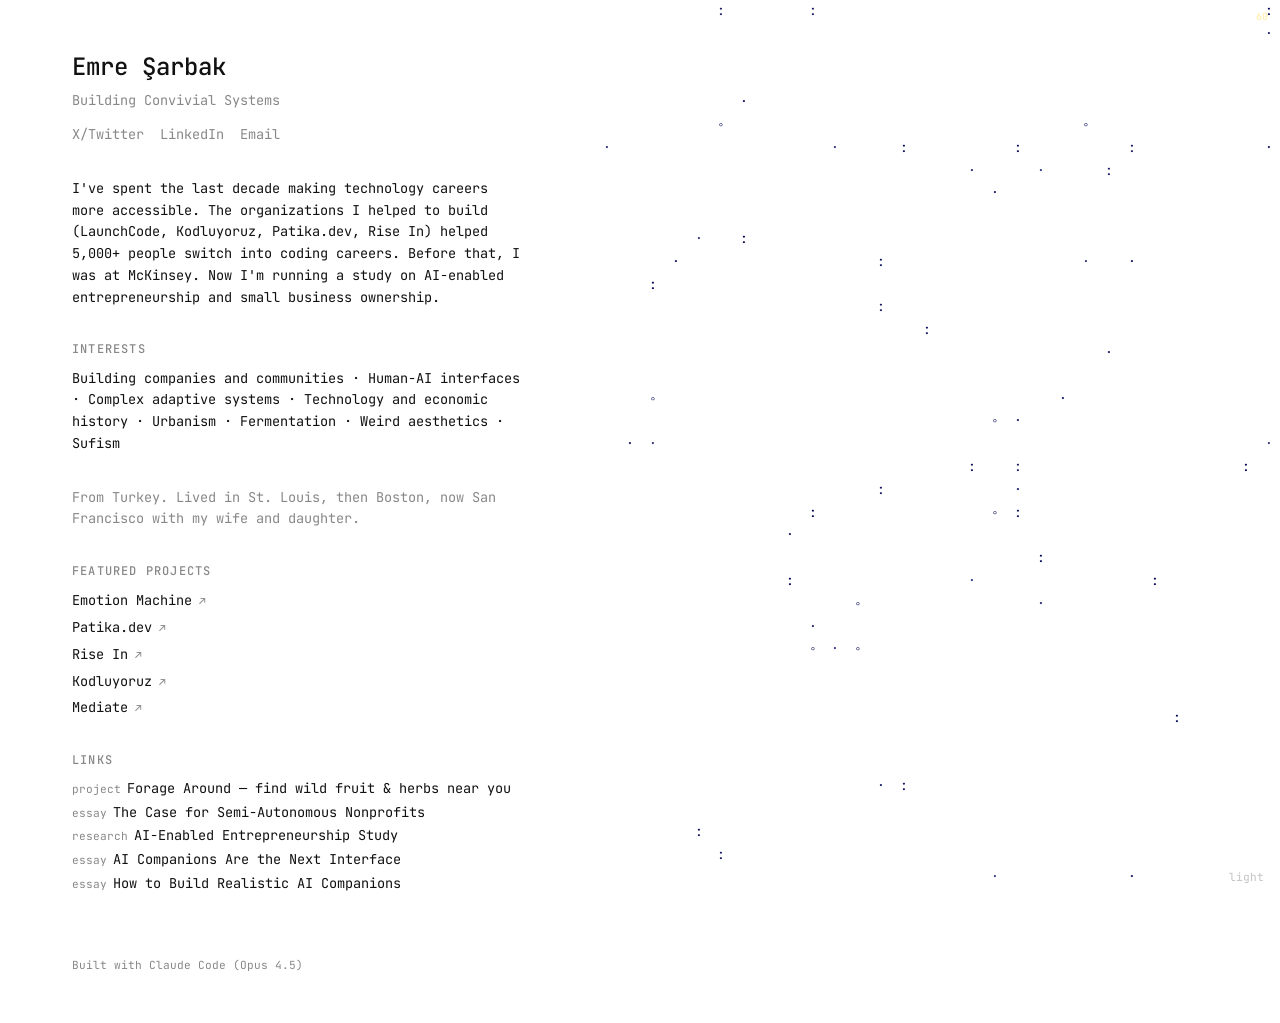
<file: index.html>
<!DOCTYPE html>
<html lang="en">
<head>
  <!-- Google tag (gtag.js) -->
  <script async src="https://www.googletagmanager.com/gtag/js?id=G-W893BE5C9T"></script>
  <script>
    window.dataLayer = window.dataLayer || [];
    function gtag(){dataLayer.push(arguments);}
    gtag('js', new Date());
    gtag('config', 'G-W893BE5C9T');
  </script>
  <script src="analytics.js"></script>
  <meta charset="UTF-8">
  <meta name="viewport" content="width=device-width, initial-scale=1.0">
  <link rel="icon" href="data:image/svg+xml,<svg xmlns=%22http://www.w3.org/2000/svg%22 viewBox=%220 0 100 100%22><text y=%22.9em%22 font-size=%2290%22>👋</text></svg>">
  <title>Emre Şarbak – Personal Website | Building Convivial Systems</title>
  <meta name="description" content="Emre Şarbak. 4x founder. Building Emotion Machine in San Francisco. Interests: Human-AI interfaces, complex adaptive systems.">
  <meta name="author" content="Emre Şarbak">
  <meta name="keywords" content="Emre Şarbak, Emre Sarbak, founder, entrepreneur, Emotion Machine, Patika, Kodluyoruz, AI">
  <link rel="canonical" href="https://emresarbak.com">

  <!-- Open Graph -->
  <meta property="og:type" content="website">
  <meta property="og:url" content="https://emresarbak.com">
  <meta property="og:title" content="Emre Şarbak – Personal Website | Building Convivial Systems">
  <meta property="og:description" content="4x founder. Building Emotion Machine in San Francisco.">
  <meta property="og:site_name" content="Emre Şarbak">

  <!-- Twitter Card -->
  <meta name="twitter:card" content="summary">
  <meta name="twitter:site" content="@emresarbak">
  <meta name="twitter:creator" content="@emresarbak">
  <meta name="twitter:title" content="Emre Şarbak – Personal Website | Building Convivial Systems">
  <meta name="twitter:description" content="4x founder. Building Emotion Machine in San Francisco.">

  <!-- Fonts -->
  <link rel="preconnect" href="https://fonts.googleapis.com">
  <link rel="preconnect" href="https://fonts.gstatic.com" crossorigin>
  <link href="https://fonts.googleapis.com/css2?family=JetBrains+Mono:wght@400;500&display=swap" rel="stylesheet">
  <link rel="stylesheet" href="style.css">

  <!-- Structured Data -->
  <script type="application/ld+json">
  {
    "@context": "https://schema.org",
    "@type": "Person",
    "name": "Emre Şarbak",
    "url": "https://emresarbak.com",
    "sameAs": [
      "https://x.com/emresarbak",
      "https://www.linkedin.com/in/emresarbak/"
    ],
    "jobTitle": "Founder",
    "worksFor": {
      "@type": "Organization",
      "name": "Emotion Machine"
    }
  }
  </script>
</head>
<body data-page="home">
  <!-- Flocking background canvases -->
  <canvas id="flock-left" class="flock-bg flock-left"></canvas>
  <canvas id="flock-right" class="flock-bg flock-right"></canvas>

  <main class="content">
  <!-- Hero Section -->
  <section class="hero">
    <canvas id="ascii-canvas"></canvas>
    <div class="hero-content">
      <h1 class="hero-name">Emre Şarbak</h1>
      <p class="hero-tagline">Building Convivial Systems</p>
      <div class="hero-links">
        <a href="https://x.com/emresarbak" target="_blank" rel="noopener" data-ph-event="social link clicked" data-ph-context="x" data-ph-location="hero">X/Twitter</a>
        <a href="https://www.linkedin.com/in/emresarbak/" target="_blank" rel="noopener" data-ph-event="social link clicked" data-ph-context="linkedin" data-ph-location="hero">LinkedIn</a>
        <a href="mailto:emre.sarbak@gmail.com" data-ph-event="contact link clicked" data-ph-context="email" data-ph-location="hero">Email</a>
      </div>
    </div>
  </section>

  <section class="section about">
    <p class="about-text">I've spent the last decade making technology careers more accessible. The organizations I helped to build (<a href="https://www.launchcode.org" target="_blank" rel="noopener">LaunchCode</a>, <a href="https://kodluyoruz.org" target="_blank" rel="noopener">Kodluyoruz</a>, <a href="https://www.patika.dev" target="_blank" rel="noopener">Patika.dev</a>, <a href="https://www.risein.com" target="_blank" rel="noopener">Rise In</a>) helped 5,000+ people switch into coding careers. Before that, I was at McKinsey. Now I'm running <a href="/research.html" data-ph-event="study link clicked" data-ph-context="about" data-ph-location="bio">a study on AI-enabled entrepreneurship and small business ownership</a>.</p>
  </section>

  <!-- Interests -->
  <section class="section interests">
    <h2 class="section-title">Interests</h2>
    <p class="about-text">Building companies and communities · Human-AI interfaces · Complex adaptive systems · Technology and economic history · Urbanism · Fermentation · Weird aesthetics · Sufism</p>
  </section>

  <!-- Personal -->
  <section class="section personal">
    <p class="about-text muted">From Turkey. Lived in St. Louis, then Boston, now San Francisco with my wife and daughter.</p>
  </section>

  <!-- Featured Projects -->
  <section class="section ventures">
    <h2 class="section-title">Featured Projects</h2>
    <ul class="ventures-list">
      <li class="venture-item">
        <a href="https://www.emotionmachine.com" target="_blank" rel="noopener" class="venture-link" data-ph-event="project link clicked" data-ph-context="emotion-machine" data-ph-location="featured-projects">
          <span class="venture-name">Emotion Machine</span>
        </a>
      </li>
      <li class="venture-item">
        <a href="https://www.patika.dev" target="_blank" rel="noopener" class="venture-link" data-ph-event="project link clicked" data-ph-context="patika" data-ph-location="featured-projects">
          <span class="venture-name">Patika.dev</span>
        </a>
      </li>
      <li class="venture-item">
        <a href="https://www.risein.com" target="_blank" rel="noopener" class="venture-link" data-ph-event="project link clicked" data-ph-context="rise-in" data-ph-location="featured-projects">
          <span class="venture-name">Rise In</span>
        </a>
      </li>
      <li class="venture-item">
        <a href="https://kodluyoruz.org" target="_blank" rel="noopener" class="venture-link" data-ph-event="project link clicked" data-ph-context="kodluyoruz" data-ph-location="featured-projects">
          <span class="venture-name">Kodluyoruz</span>
        </a>
      </li>
      <li class="venture-item">
        <a href="https://mediate.tech" target="_blank" rel="noopener" class="venture-link" data-ph-event="project link clicked" data-ph-context="mediate" data-ph-location="featured-projects">
          <span class="venture-name">Mediate</span>
        </a>
      </li>
    </ul>
  </section>

  <!-- Links Archive (loaded from links.json) -->
  <section class="section">
    <h2 class="section-title">Links</h2>
    <div class="links-archive" id="links-archive"></div>
  </section>

  <footer class="footer">
    <p class="footer-note">Built with Claude Code (Opus 4.5)</p>
  </footer>
  </main>

  <button class="theme-toggle" aria-label="Toggle theme">light</button>

  <script src="main.js"></script>
  <script src="flock-bg.js"></script>
</body>
</html>
</file>
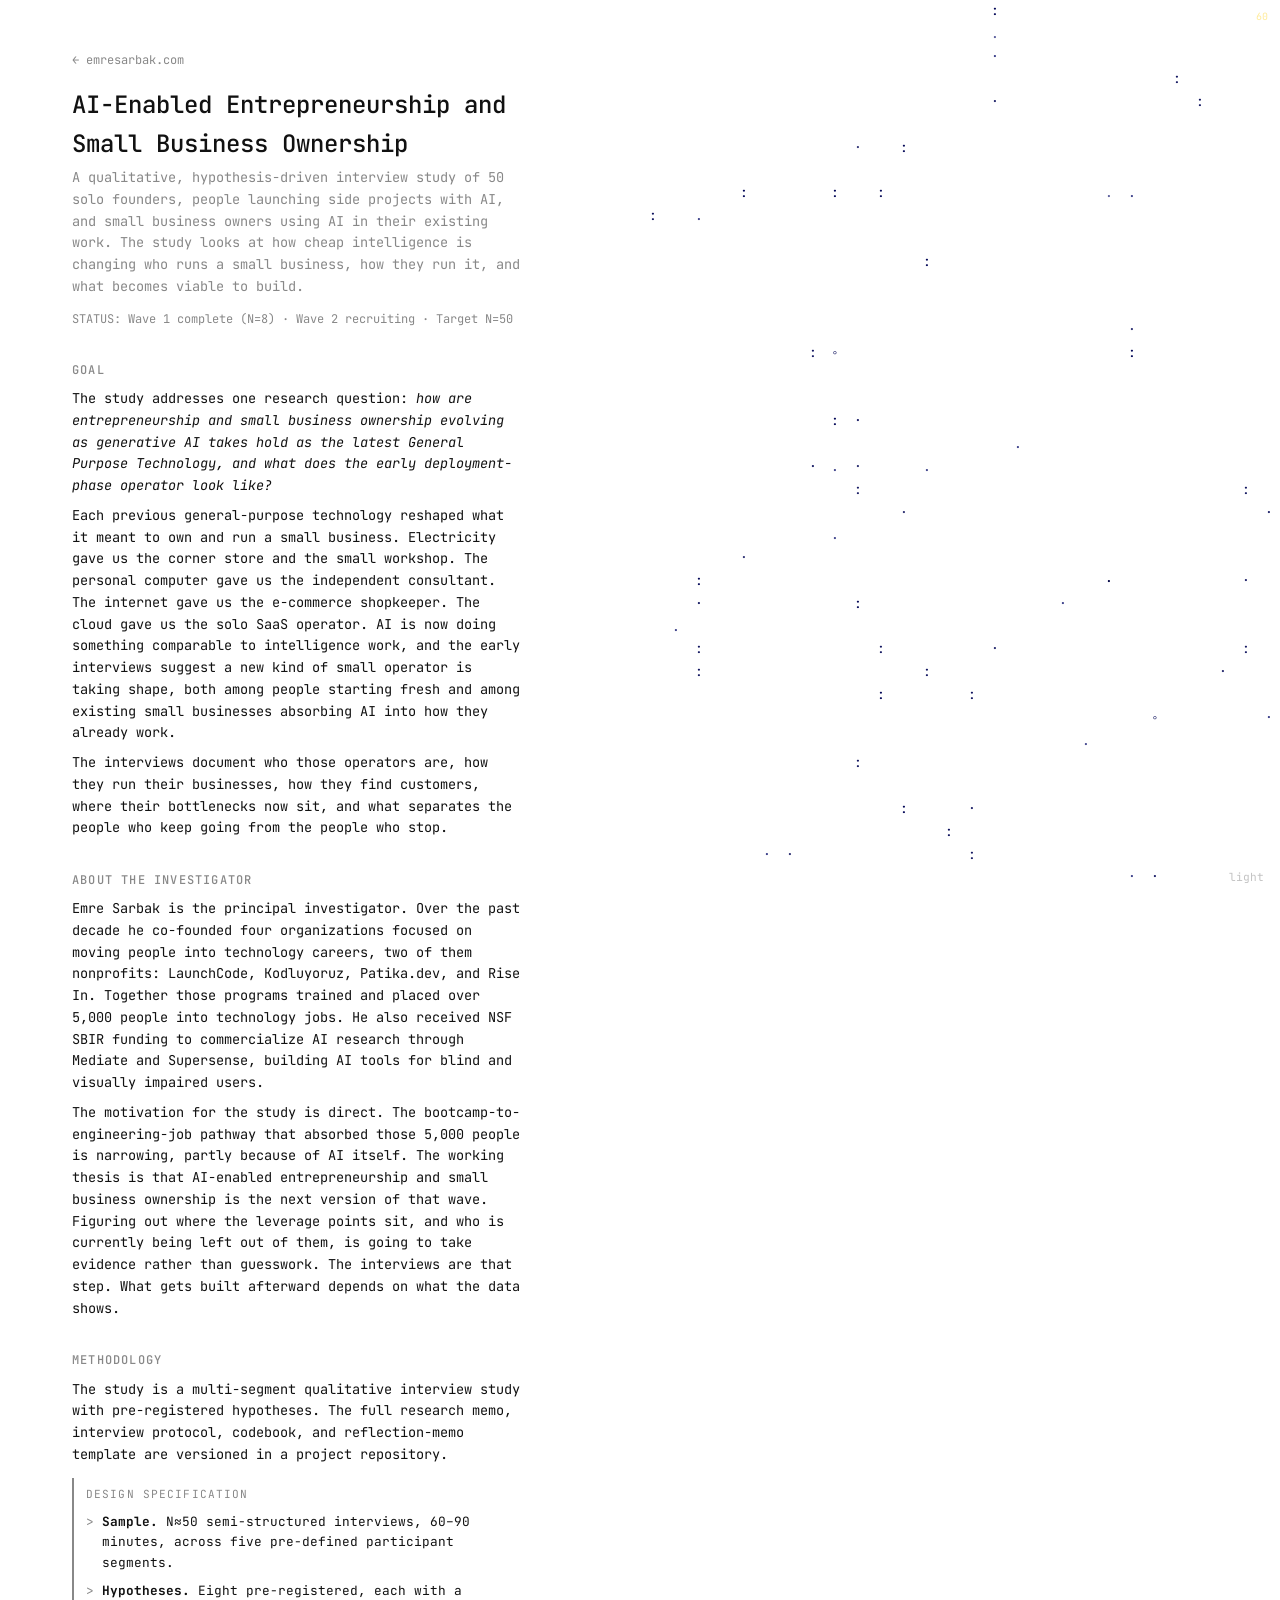
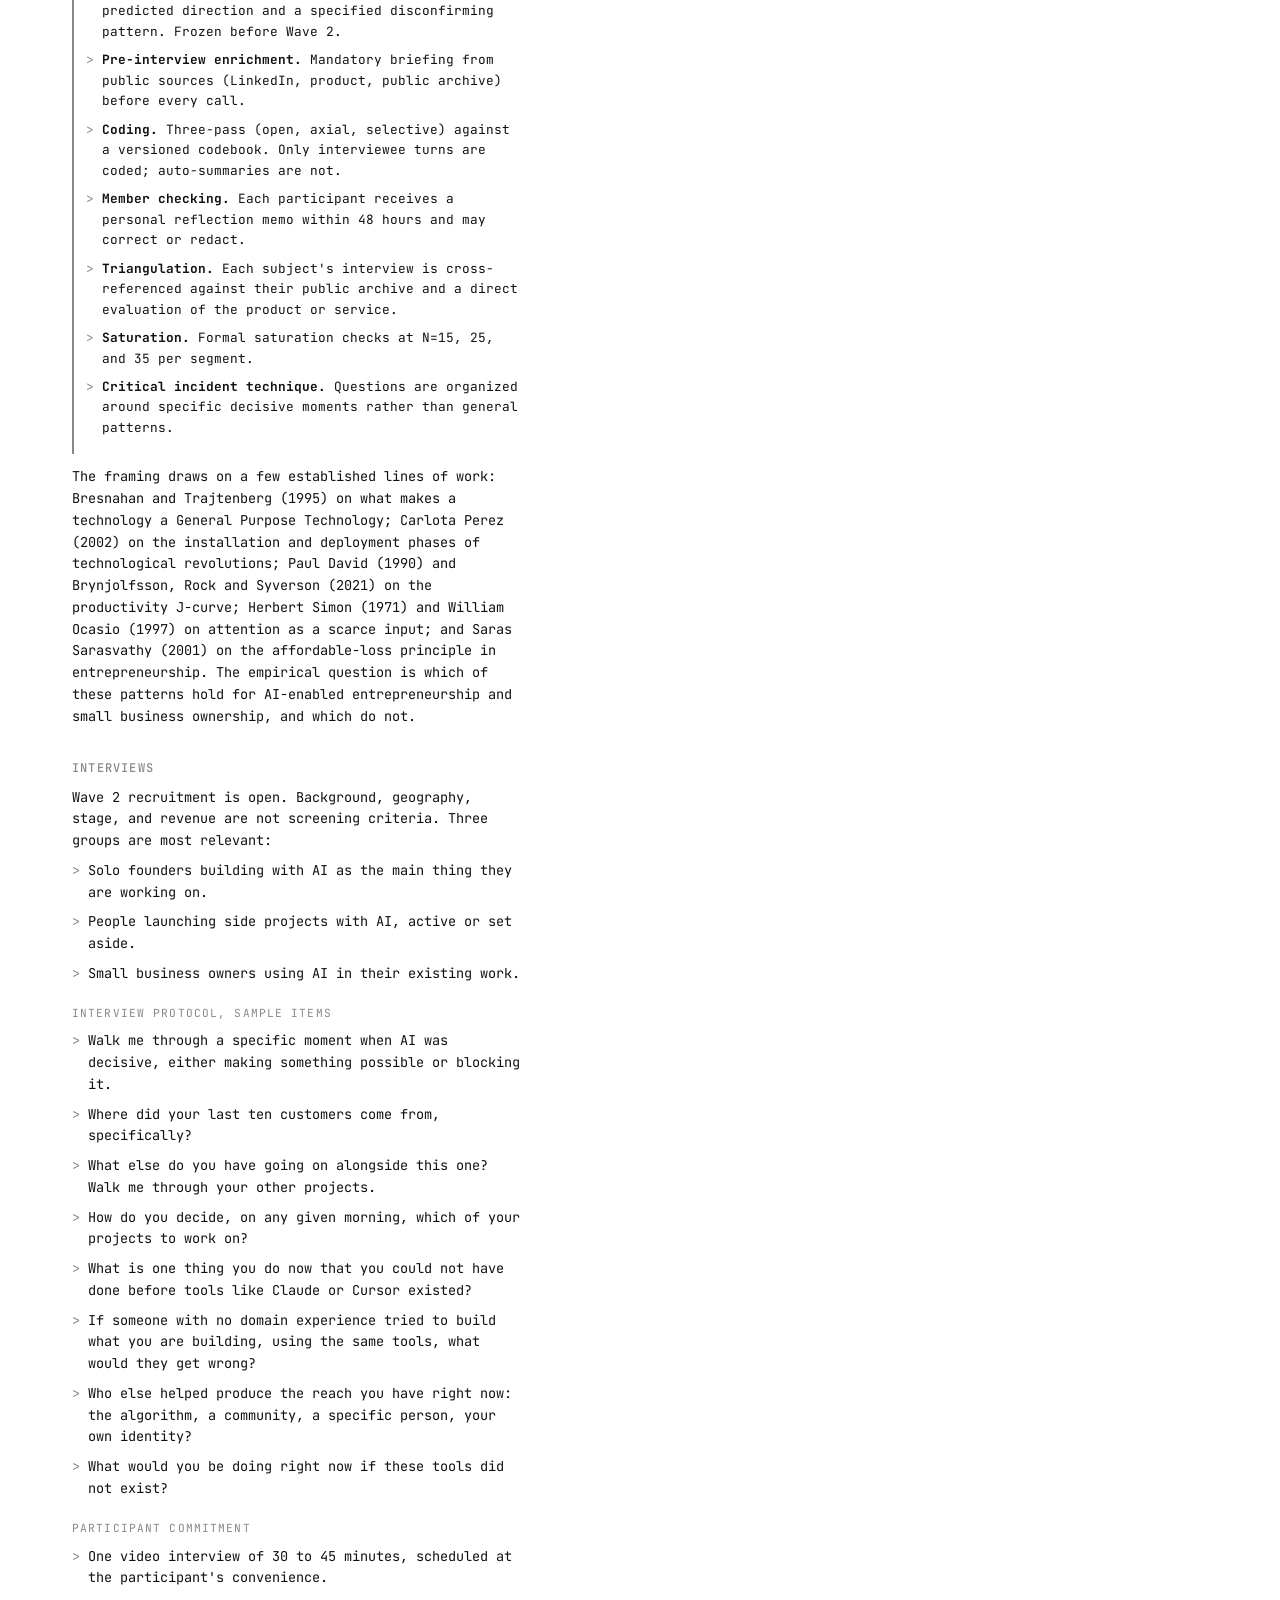
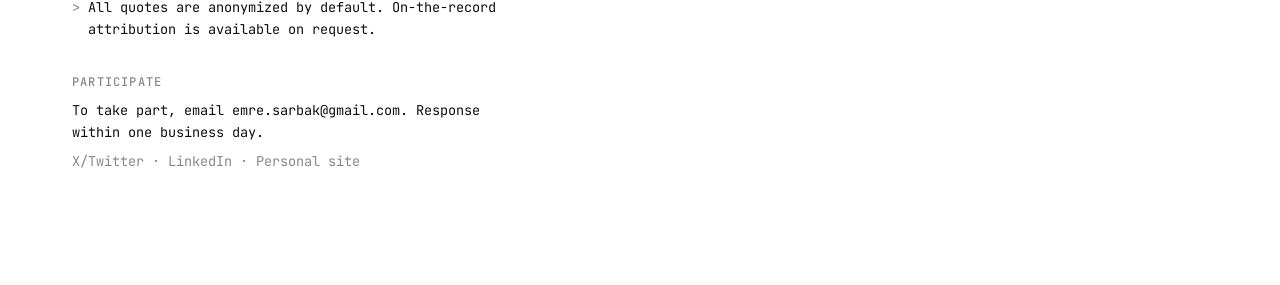
<file: research.html>
<!DOCTYPE html>
<html lang="en">
<head>
  <!-- Google tag (gtag.js) -->
  <script async src="https://www.googletagmanager.com/gtag/js?id=G-W893BE5C9T"></script>
  <script>
    window.dataLayer = window.dataLayer || [];
    function gtag(){dataLayer.push(arguments);}
    gtag('js', new Date());
    gtag('config', 'G-W893BE5C9T');
  </script>
  <script src="analytics.js"></script>
  <meta charset="UTF-8">
  <meta name="viewport" content="width=device-width, initial-scale=1.0">
  <link rel="icon" href="data:image/svg+xml,<svg xmlns=%22http://www.w3.org/2000/svg%22 viewBox=%220 0 100 100%22><text y=%22.9em%22 font-size=%2290%22>👋</text></svg>">
  <title>AI-Enabled Entrepreneurship and Small Business Ownership — A Study by Emre Sarbak</title>
  <meta name="description" content="A pre-registered, hypothesis-driven interview study of how entrepreneurship and small business ownership are changing in the current General Purpose Technology wave. 50 interviews with solo founders, people launching side projects with AI, and small business owners using AI in their existing work.">
  <meta name="author" content="Emre Sarbak">
  <link rel="canonical" href="https://emresarbak.com/research.html">

  <!-- Open Graph -->
  <meta property="og:type" content="website">
  <meta property="og:url" content="https://emresarbak.com/research.html">
  <meta property="og:title" content="AI-Enabled Entrepreneurship and Small Business Ownership — A Study by Emre Sarbak">
  <meta property="og:description" content="A pre-registered interview study of solo founders, side-project builders, and small business owners using AI. 50 interviews.">
  <meta property="og:site_name" content="Emre Sarbak">

  <!-- Twitter Card -->
  <meta name="twitter:card" content="summary">
  <meta name="twitter:site" content="@emresarbak">
  <meta name="twitter:creator" content="@emresarbak">
  <meta name="twitter:title" content="AI-Enabled Entrepreneurship and Small Business Ownership — A Study by Emre Sarbak">
  <meta name="twitter:description" content="A pre-registered interview study of solo founders, side-project builders, and small business owners using AI.">

  <!-- Fonts -->
  <link rel="preconnect" href="https://fonts.googleapis.com">
  <link rel="preconnect" href="https://fonts.gstatic.com" crossorigin>
  <link href="https://fonts.googleapis.com/css2?family=JetBrains+Mono:wght@400;500&display=swap" rel="stylesheet">
  <link rel="stylesheet" href="style.css">
</head>
<body data-page="research">
  <!-- Flocking background canvases -->
  <canvas id="flock-left" class="flock-bg flock-left"></canvas>
  <canvas id="flock-right" class="flock-bg flock-right"></canvas>

  <main class="content">

  <nav class="section" style="margin-bottom: 1rem;">
    <a href="/" style="font-size: 0.75rem; color: var(--muted);" data-ph-event="navigation link clicked" data-ph-context="home" data-ph-location="top-nav">&larr; emresarbak.com</a>
  </nav>

  <section class="hero" style="min-height: auto; margin-bottom: 2rem;">
    <div class="hero-content">
      <h1 class="hero-name">AI-Enabled Entrepreneurship and Small Business Ownership</h1>
      <p class="hero-tagline">A qualitative, hypothesis-driven interview study of 50 solo founders, people launching side projects with AI, and small business owners using AI in their existing work. The study looks at how cheap intelligence is changing who runs a small business, how they run it, and what becomes viable to build.</p>
      <p class="about-text muted" style="margin-top: 0.75rem; font-size: 0.75rem; font-family: 'JetBrains Mono', monospace;">STATUS: Wave 1 complete (N=8) · Wave 2 recruiting · Target N=50</p>
    </div>
  </section>

  <section class="section">
    <h2 class="section-title">Goal</h2>
    <p class="about-text">The study addresses one research question: <em>how are entrepreneurship and small business ownership evolving as generative AI takes hold as the latest General Purpose Technology, and what does the early deployment-phase operator look like?</em></p>

    <p class="about-text">Each previous general-purpose technology reshaped what it meant to own and run a small business. Electricity gave us the corner store and the small workshop. The personal computer gave us the independent consultant. The internet gave us the e-commerce shopkeeper. The cloud gave us the solo SaaS operator. AI is now doing something comparable to intelligence work, and the early interviews suggest a new kind of small operator is taking shape, both among people starting fresh and among existing small businesses absorbing AI into how they already work.</p>

    <p class="about-text">The interviews document who those operators are, how they run their businesses, how they find customers, where their bottlenecks now sit, and what separates the people who keep going from the people who stop.</p>
  </section>

  <section class="section">
    <h2 class="section-title">About the investigator</h2>
    <p class="about-text">Emre Sarbak is the principal investigator. Over the past decade he co-founded four organizations focused on moving people into technology careers, two of them nonprofits: <a href="https://www.launchcode.org" target="_blank" rel="noopener">LaunchCode</a>, <a href="https://kodluyoruz.org" target="_blank" rel="noopener">Kodluyoruz</a>, <a href="https://www.patika.dev" target="_blank" rel="noopener">Patika.dev</a>, and <a href="https://www.risein.com" target="_blank" rel="noopener">Rise In</a>. Together those programs trained and placed over 5,000 people into technology jobs. He also received NSF SBIR funding to commercialize AI research through <a href="https://mediate.tech" target="_blank" rel="noopener">Mediate</a> and <a href="https://www.supersense.app" target="_blank" rel="noopener">Supersense</a>, building AI tools for blind and visually impaired users.</p>

    <p class="about-text">The motivation for the study is direct. The bootcamp-to-engineering-job pathway that absorbed those 5,000 people is narrowing, partly because of AI itself. The working thesis is that AI-enabled entrepreneurship and small business ownership is the next version of that wave. Figuring out where the leverage points sit, and who is currently being left out of them, is going to take evidence rather than guesswork. The interviews are that step. What gets built afterward depends on what the data shows.</p>

  </section>

  <section class="section">
    <h2 class="section-title">Methodology</h2>
    <p class="about-text">The study is a multi-segment qualitative interview study with pre-registered hypotheses. The full research memo, interview protocol, codebook, and reflection-memo template are versioned in a project repository.</p>

    <div style="border-left: 2px solid var(--muted); padding: 0.5rem 0 0.5rem 0.75rem; margin: 0.75rem 0;">
      <p class="about-text muted" style="font-size: 0.7rem; text-transform: uppercase; letter-spacing: 0.1em; margin-bottom: 0.5rem; font-family: 'JetBrains Mono', monospace;">Design specification</p>
      <ul class="research-questions" style="margin-bottom: 0; font-size: 0.8rem;">
        <li><strong>Sample.</strong> N≈50 semi-structured interviews, 60–90 minutes, across five pre-defined participant segments.</li>
        <li><strong>Hypotheses.</strong> Eight pre-registered, each with a predicted direction and a specified disconfirming pattern. Frozen before Wave 2.</li>
        <li><strong>Pre-interview enrichment.</strong> Mandatory briefing from public sources (LinkedIn, product, public archive) before every call.</li>
        <li><strong>Coding.</strong> Three-pass (open, axial, selective) against a versioned codebook. Only interviewee turns are coded; auto-summaries are not.</li>
        <li><strong>Member checking.</strong> Each participant receives a personal reflection memo within 48 hours and may correct or redact.</li>
        <li><strong>Triangulation.</strong> Each subject's interview is cross-referenced against their public archive and a direct evaluation of the product or service.</li>
        <li><strong>Saturation.</strong> Formal saturation checks at N=15, 25, and 35 per segment.</li>
        <li><strong>Critical incident technique.</strong> Questions are organized around specific decisive moments rather than general patterns.</li>
      </ul>
    </div>

    <p class="about-text">The framing draws on a few established lines of work: Bresnahan and Trajtenberg (1995) on what makes a technology a General Purpose Technology; Carlota Perez (2002) on the installation and deployment phases of technological revolutions; Paul David (1990) and Brynjolfsson, Rock and Syverson (2021) on the productivity J-curve; Herbert Simon (1971) and William Ocasio (1997) on attention as a scarce input; and Saras Sarasvathy (2001) on the affordable-loss principle in entrepreneurship. The empirical question is which of these patterns hold for AI-enabled entrepreneurship and small business ownership, and which do not.</p>
  </section>

  <section class="section">
    <h2 class="section-title">Interviews</h2>
    <p class="about-text">Wave 2 recruitment is open. Background, geography, stage, and revenue are not screening criteria. Three groups are most relevant:</p>

    <ul class="research-questions">
      <li>Solo founders building with AI as the main thing they are working on.</li>
      <li>People launching side projects with AI, active or set aside.</li>
      <li>Small business owners using AI in their existing work.</li>
    </ul>

    <p class="about-text muted" style="font-size: 0.7rem; text-transform: uppercase; letter-spacing: 0.1em; margin-top: 1.25rem; margin-bottom: 0.5rem; font-family: 'JetBrains Mono', monospace;">Interview protocol, sample items</p>
    <ul class="research-questions">
      <li>Walk me through a specific moment when AI was decisive, either making something possible or blocking it.</li>
      <li>Where did your last ten customers come from, specifically?</li>
      <li>What else do you have going on alongside this one? Walk me through your other projects.</li>
      <li>How do you decide, on any given morning, which of your projects to work on?</li>
      <li>What is one thing you do now that you could not have done before tools like Claude or Cursor existed?</li>
      <li>If someone with no domain experience tried to build what you are building, using the same tools, what would they get wrong?</li>
      <li>Who else helped produce the reach you have right now: the algorithm, a community, a specific person, your own identity?</li>
      <li>What would you be doing right now if these tools did not exist?</li>
    </ul>

    <p class="about-text muted" style="font-size: 0.7rem; text-transform: uppercase; letter-spacing: 0.1em; margin-top: 1.25rem; margin-bottom: 0.5rem; font-family: 'JetBrains Mono', monospace;">Participant commitment</p>
    <ul class="research-questions">
      <li>One video interview of 30 to 45 minutes, scheduled at the participant's convenience.</li>
      <li>All quotes are anonymized by default. On-the-record attribution is available on request.</li>
    </ul>
  </section>

  <section class="section">
    <h2 class="section-title">Participate</h2>
    <p class="about-text">To take part, email <a href="mailto:emre.sarbak@gmail.com" data-ph-event="study cta clicked" data-ph-context="participate-email" data-ph-location="participate">emre.sarbak@gmail.com</a>. Response within one business day.</p>
    <p class="about-text muted" style="margin-top: 0.5rem;">
      <a href="https://x.com/emresarbak" target="_blank" rel="noopener" data-ph-event="social link clicked" data-ph-context="x" data-ph-location="participate">X/Twitter</a> ·
      <a href="https://www.linkedin.com/in/emresarbak/" target="_blank" rel="noopener" data-ph-event="social link clicked" data-ph-context="linkedin" data-ph-location="participate">LinkedIn</a> ·
      <a href="/" data-ph-event="navigation link clicked" data-ph-context="home" data-ph-location="participate">Personal site</a>
    </p>
  </section>

  <footer class="footer">
  </footer>
  </main>

  <button class="theme-toggle" aria-label="Toggle theme">light</button>

  <script src="main.js"></script>
  <script src="flock-bg.js"></script>
</body>
</html>
</file>
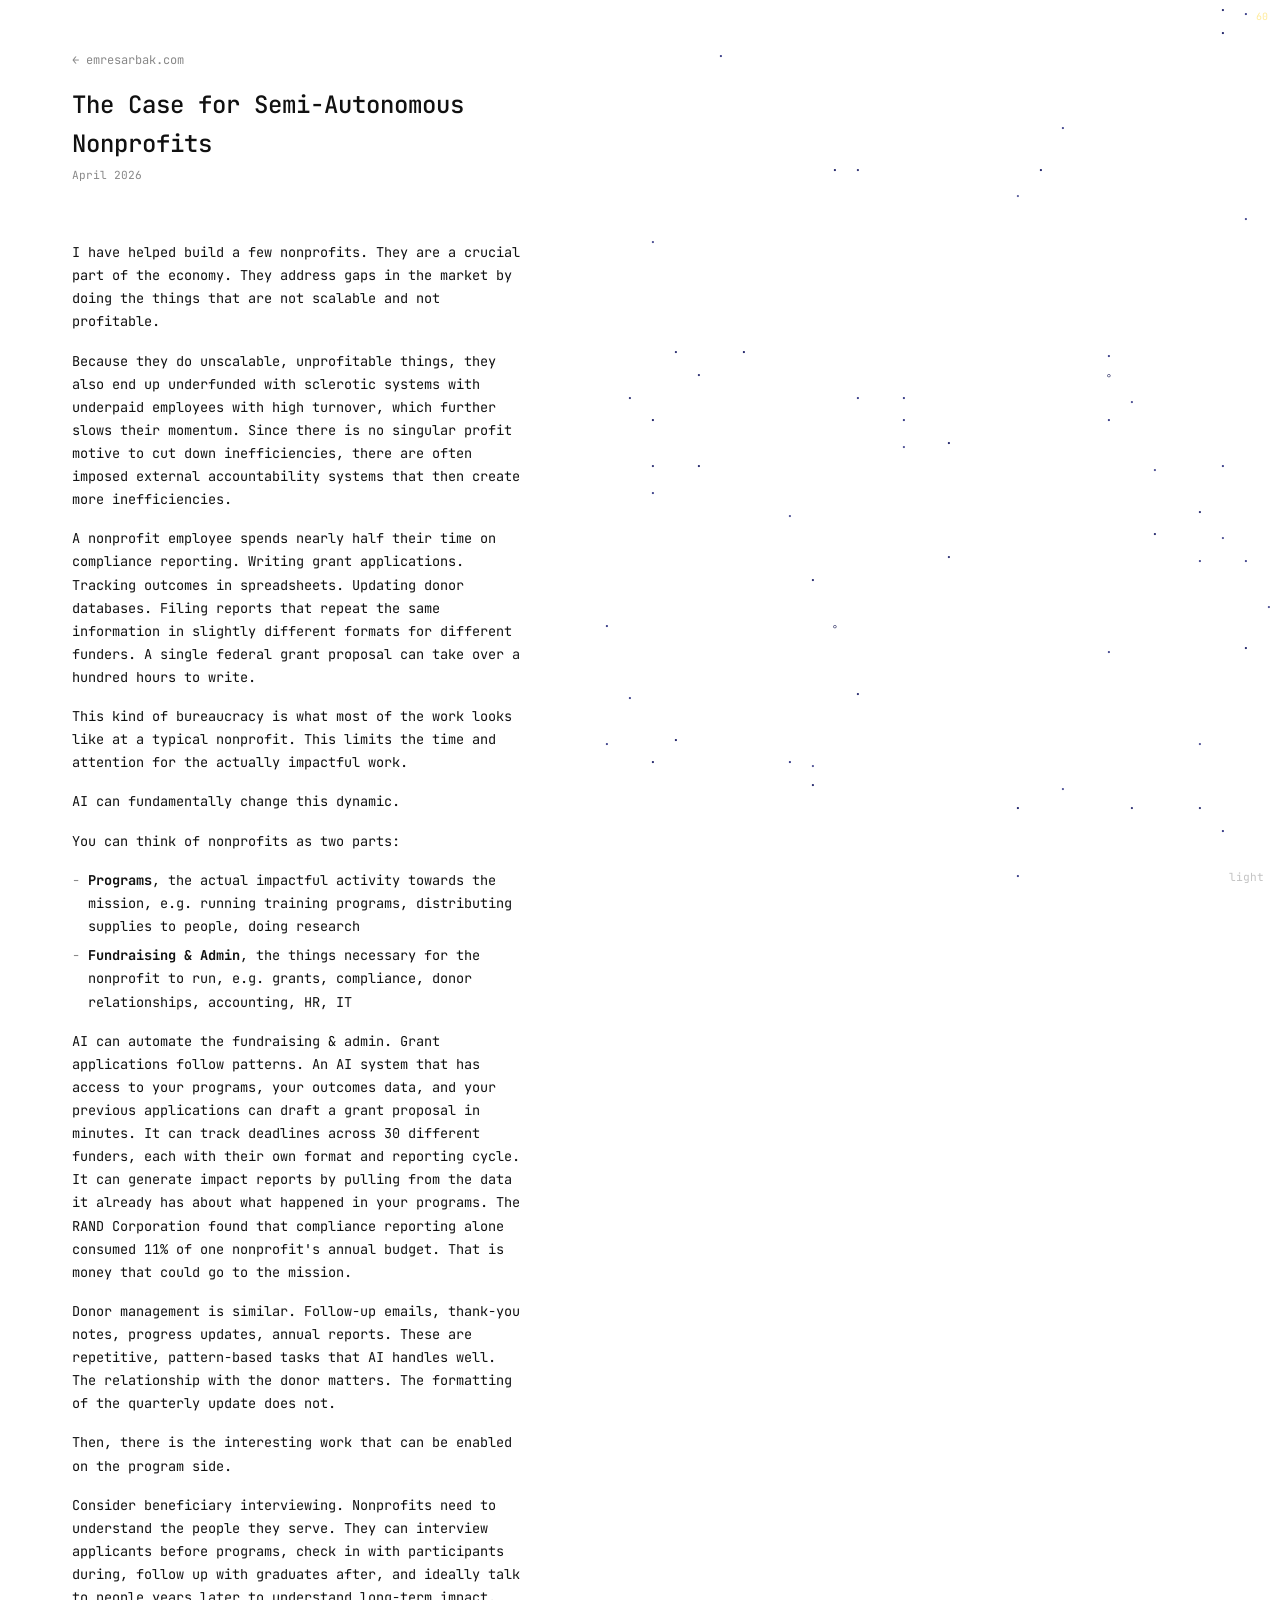
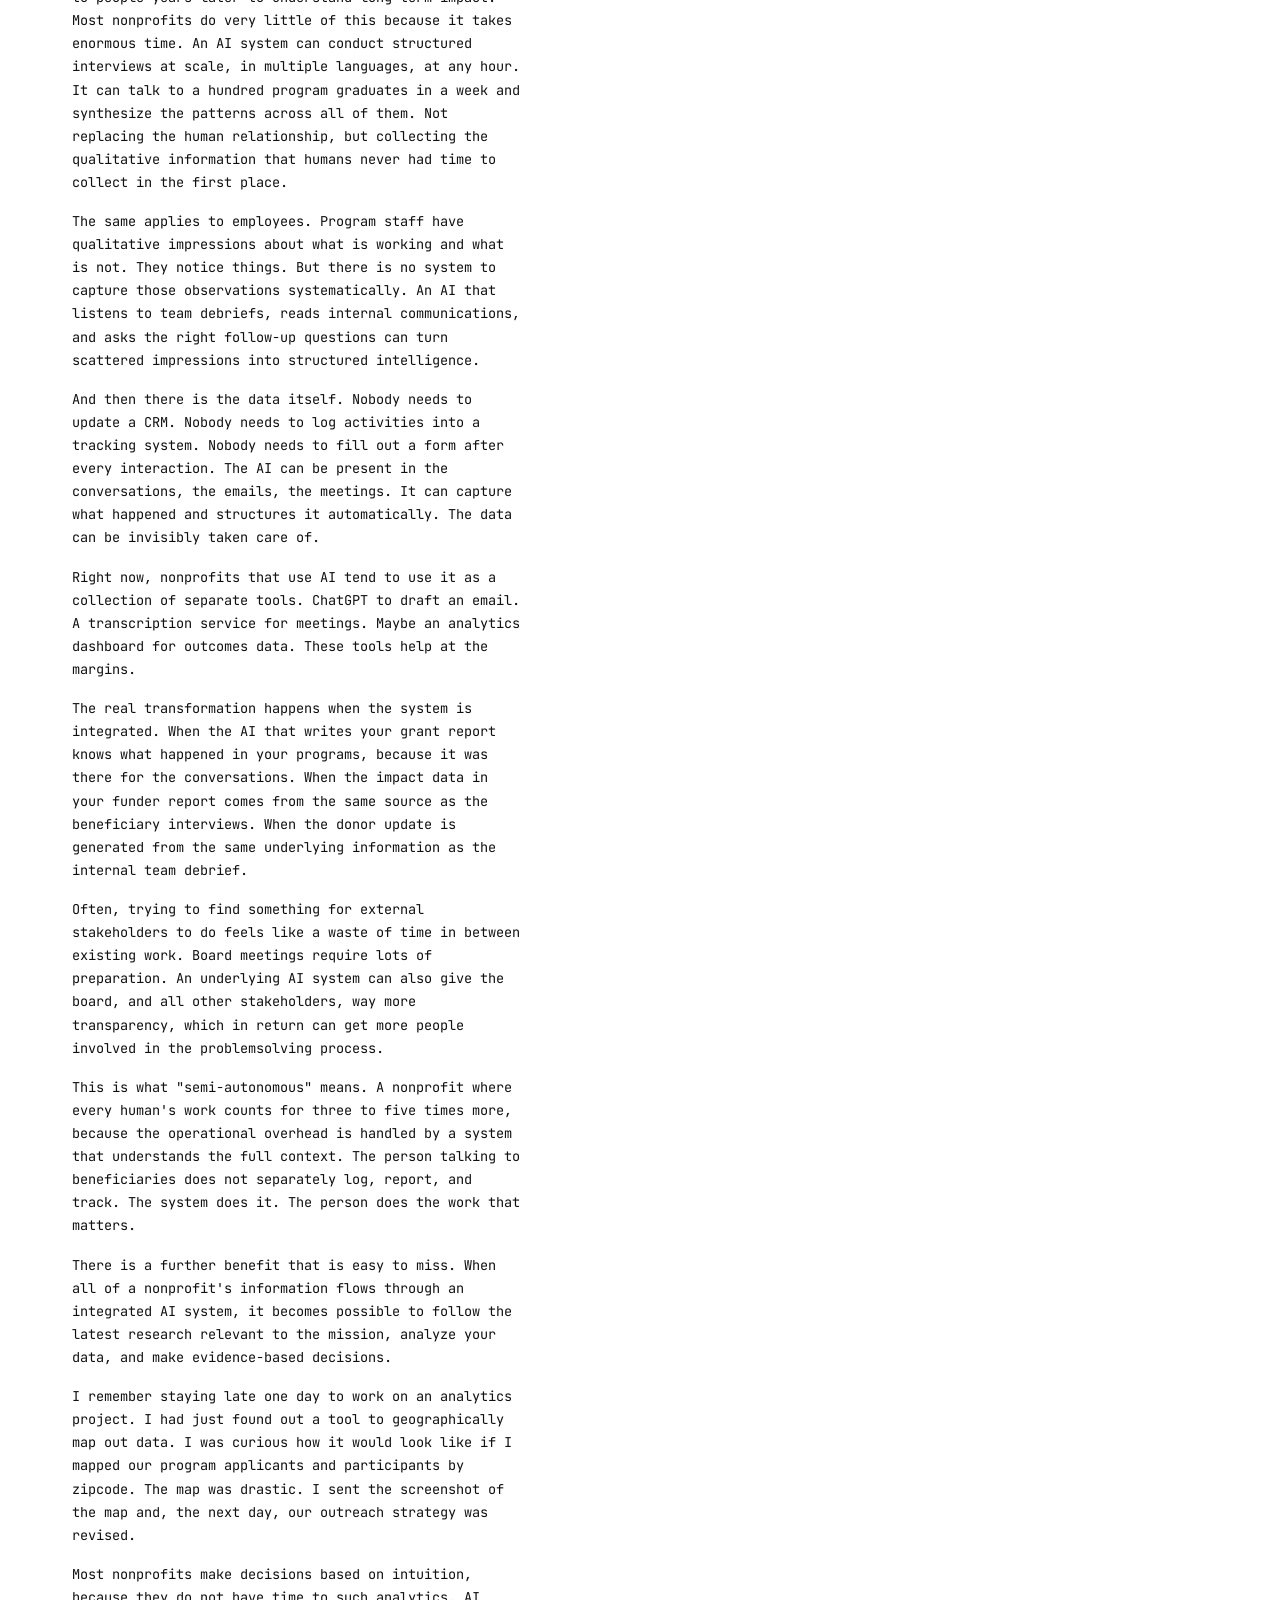
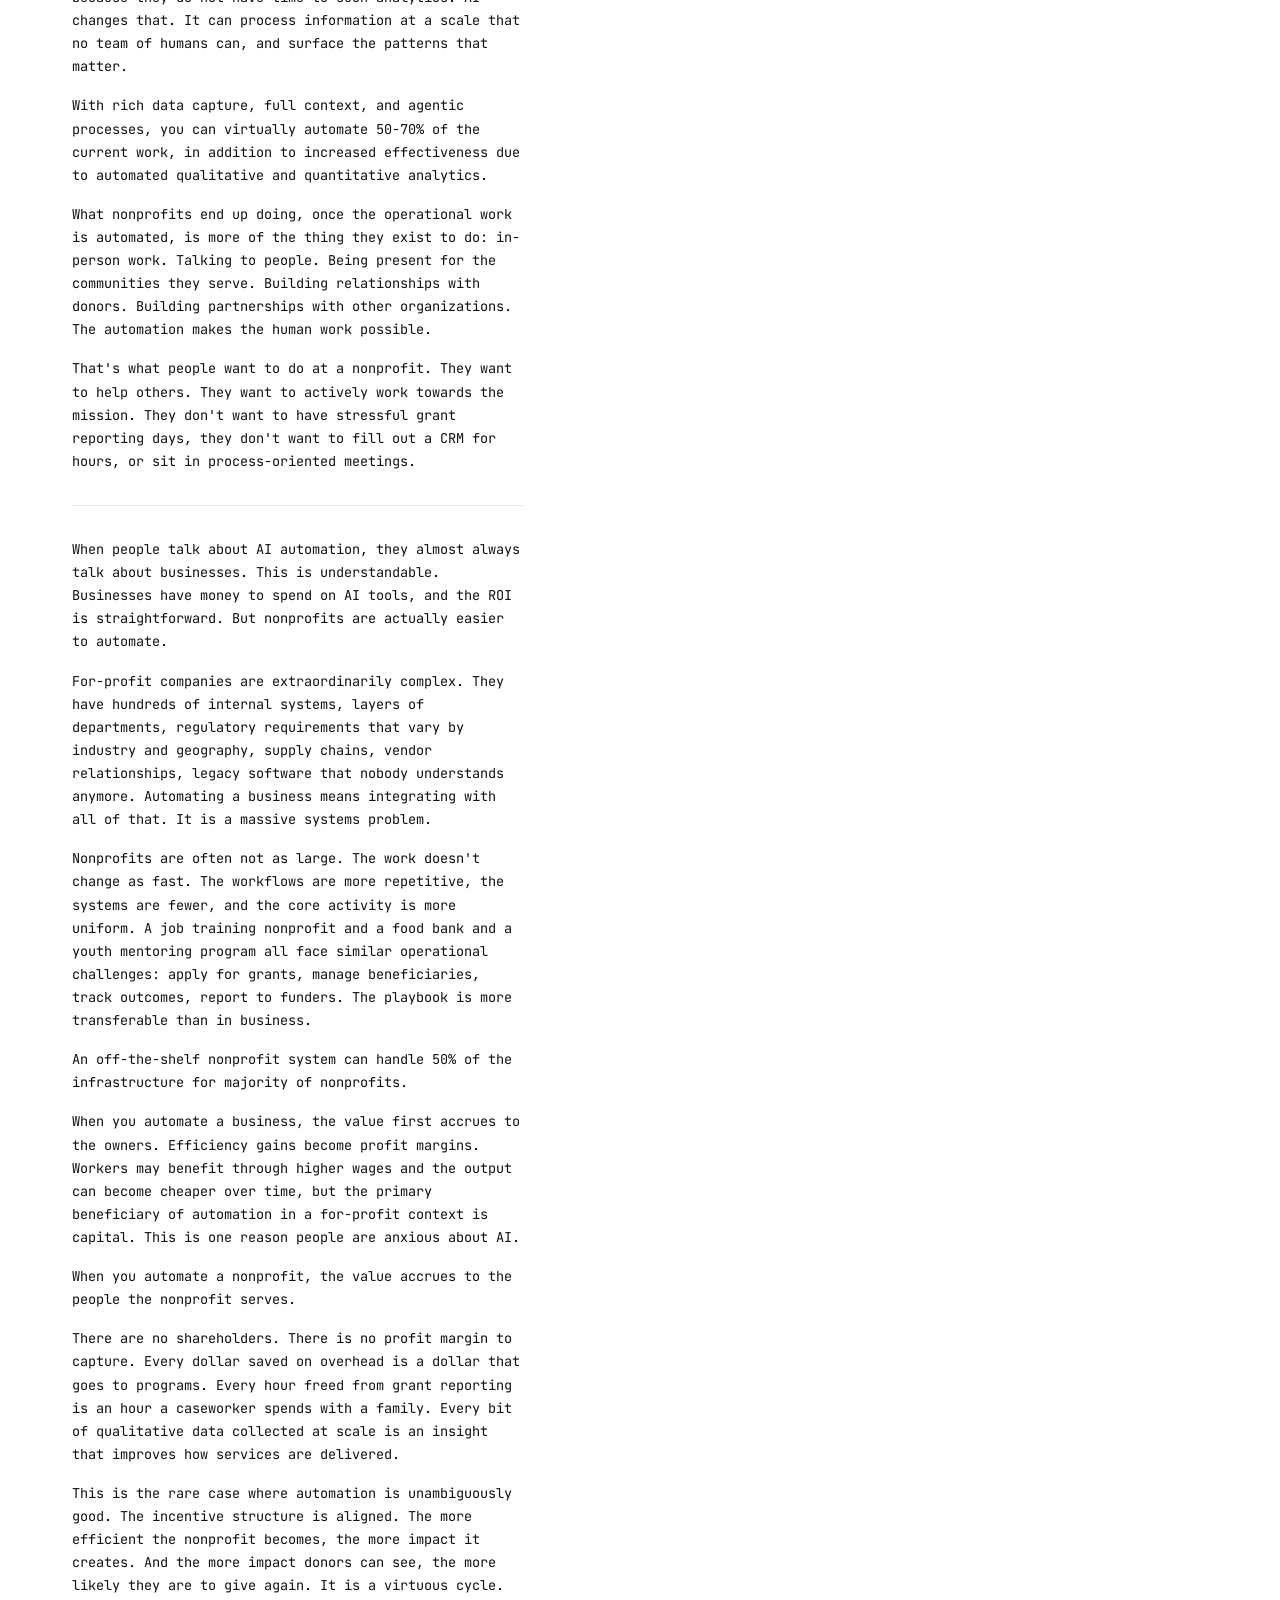
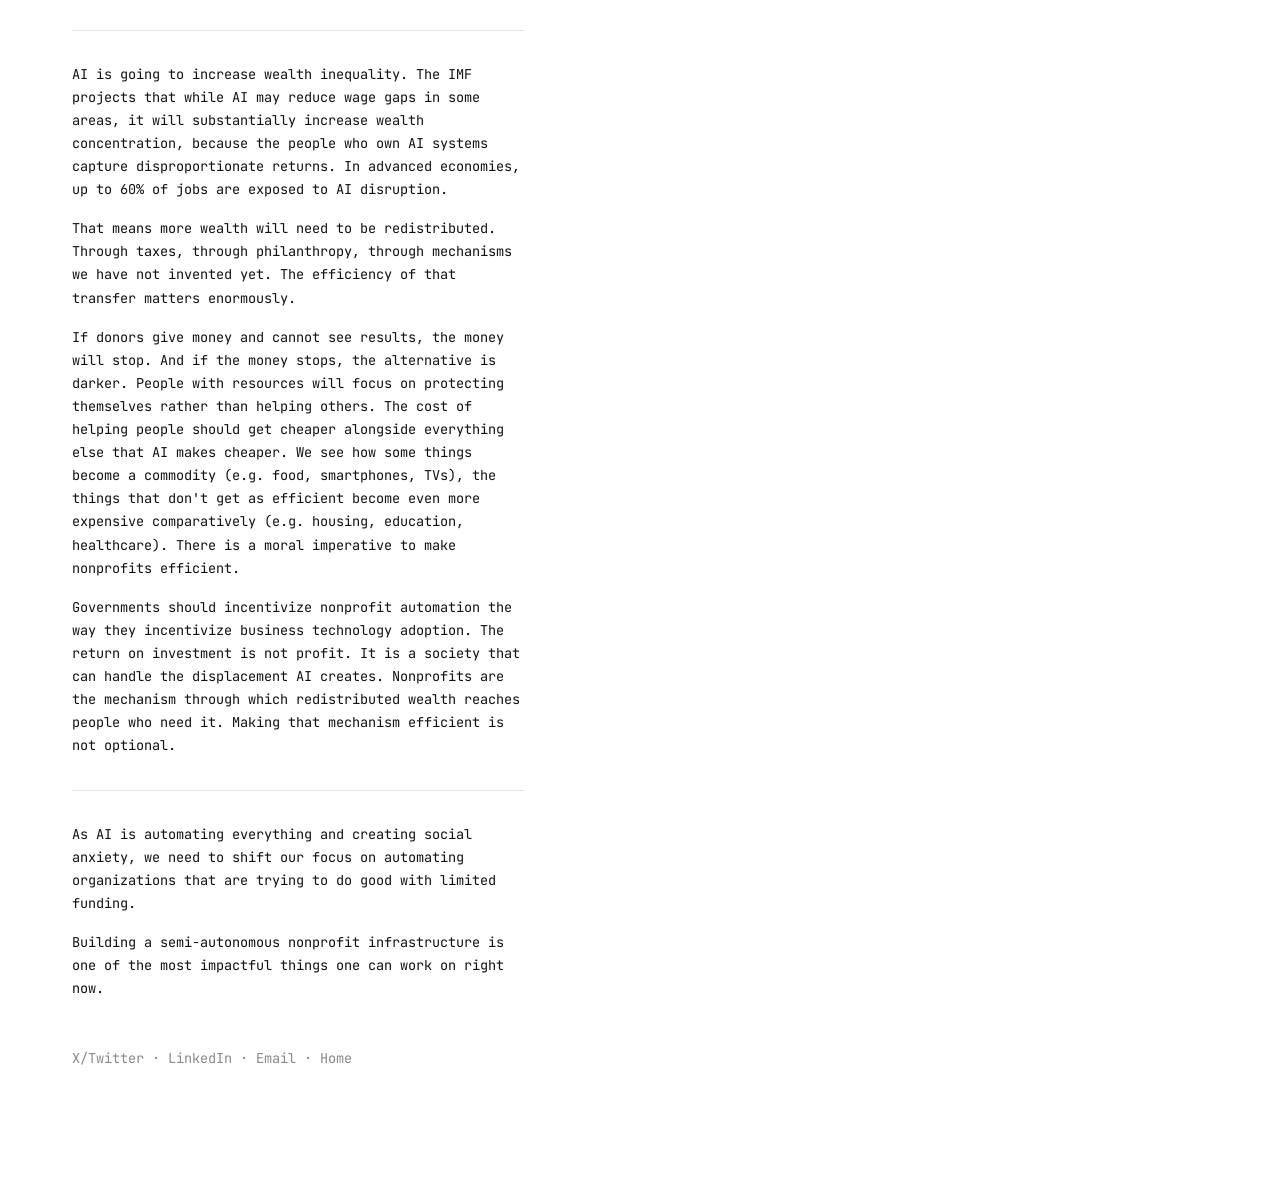
<file: semi-autonomous-nonprofits.html>
<!DOCTYPE html>
<html lang="en">
<head>
  <!-- Google tag (gtag.js) -->
  <script async src="https://www.googletagmanager.com/gtag/js?id=G-W893BE5C9T"></script>
  <script>
    window.dataLayer = window.dataLayer || [];
    function gtag(){dataLayer.push(arguments);}
    gtag('js', new Date());
    gtag('config', 'G-W893BE5C9T');
  </script>
  <script src="analytics.js"></script>
  <meta charset="UTF-8">
  <meta name="viewport" content="width=device-width, initial-scale=1.0">
  <link rel="icon" href="data:image/svg+xml,<svg xmlns=%22http://www.w3.org/2000/svg%22 viewBox=%220 0 100 100%22><text y=%22.9em%22 font-size=%2290%22>👋</text></svg>">
  <title>The Case for Semi-Autonomous Nonprofits - Emre Sarbak</title>
  <meta name="description" content="AI can automate 50-70% of nonprofit operations. Unlike businesses, where automation enriches owners, automating a nonprofit sends all the value to the people it serves.">
  <meta name="author" content="Emre Sarbak">
  <link rel="canonical" href="https://emresarbak.com/semi-autonomous-nonprofits.html">

  <!-- Open Graph -->
  <meta property="og:type" content="article">
  <meta property="og:url" content="https://emresarbak.com/semi-autonomous-nonprofits.html">
  <meta property="og:title" content="The Case for Semi-Autonomous Nonprofits - Emre Sarbak">
  <meta property="og:description" content="AI can automate 50-70% of nonprofit operations. Unlike businesses, where automation enriches owners, automating a nonprofit sends all the value to the people it serves.">
  <meta property="og:site_name" content="Emre Sarbak">
  <meta property="article:published_time" content="2026-04-16">
  <meta property="article:author" content="Emre Sarbak">

  <!-- Twitter Card -->
  <meta name="twitter:card" content="summary">
  <meta name="twitter:site" content="@emresarbak">
  <meta name="twitter:creator" content="@emresarbak">
  <meta name="twitter:title" content="The Case for Semi-Autonomous Nonprofits">
  <meta name="twitter:description" content="AI can automate 50-70% of nonprofit operations. Unlike businesses, where automation enriches owners, automating a nonprofit sends all the value to the people it serves.">

  <!-- Structured Data -->
  <script type="application/ld+json">
  {
    "@context": "https://schema.org",
    "@type": "Article",
    "headline": "The Case for Semi-Autonomous Nonprofits",
    "author": {
      "@type": "Person",
      "name": "Emre Sarbak",
      "url": "https://emresarbak.com"
    },
    "datePublished": "2026-04-16",
    "description": "AI can automate 50-70% of nonprofit operations. Unlike businesses, where automation enriches owners, automating a nonprofit sends all the value to the people it serves.",
    "url": "https://emresarbak.com/semi-autonomous-nonprofits.html"
  }
  </script>

  <!-- Fonts -->
  <link rel="preconnect" href="https://fonts.googleapis.com">
  <link rel="preconnect" href="https://fonts.gstatic.com" crossorigin>
  <link href="https://fonts.googleapis.com/css2?family=JetBrains+Mono:wght@400;500&display=swap" rel="stylesheet">
  <link rel="stylesheet" href="style.css">
  <style>
    .essay-text {
      font-size: 0.85rem;
      margin-bottom: 1rem;
      line-height: 1.7;
    }
    .essay-text:last-child {
      margin-bottom: 0;
    }
    .essay-list {
      list-style: none;
      font-size: 0.85rem;
      margin-bottom: 1rem;
    }
    .essay-list li {
      margin-bottom: 0.4rem;
      padding-left: 1rem;
      position: relative;
      line-height: 1.7;
    }
    .essay-list li::before {
      content: '-';
      position: absolute;
      left: 0;
      color: var(--muted);
    }
    .essay-divider {
      border: none;
      border-top: 1px solid var(--muted);
      opacity: 0.2;
      margin: 2rem 0;
    }
    .essay-date {
      font-size: 0.7rem;
      color: var(--muted);
      margin-bottom: 1.5rem;
    }
  </style>
</head>
<body data-page="essay">
  <!-- Flocking background canvases -->
  <canvas id="flock-left" class="flock-bg flock-left"></canvas>
  <canvas id="flock-right" class="flock-bg flock-right"></canvas>

  <main class="content">

  <nav class="section" style="margin-bottom: 1rem;">
    <a href="/" style="font-size: 0.75rem; color: var(--muted);" data-ph-event="navigation link clicked" data-ph-context="home" data-ph-location="top-nav">&larr; emresarbak.com</a>
  </nav>

  <section class="hero" style="min-height: auto; margin-bottom: 2rem;">
    <div class="hero-content">
      <h1 class="hero-name">The Case for Semi-Autonomous Nonprofits</h1>
      <p class="essay-date">April 2026</p>
    </div>
  </section>

  <section class="section">
    <p class="essay-text">I have helped build a few nonprofits. They are a crucial part of the economy. They address gaps in the market by doing the things that are not scalable and not profitable.</p>

    <p class="essay-text">Because they do unscalable, unprofitable things, they also end up underfunded with sclerotic systems with underpaid employees with high turnover, which further slows their momentum. Since there is no singular profit motive to cut down inefficiencies, there are often imposed external accountability systems that then create more inefficiencies.</p>

    <p class="essay-text">A nonprofit employee spends nearly half their time on compliance reporting. Writing grant applications. Tracking outcomes in spreadsheets. Updating donor databases. Filing reports that repeat the same information in slightly different formats for different funders. A single federal grant proposal can take over a hundred hours to write.</p>

    <p class="essay-text">This kind of bureaucracy is what most of the work looks like at a typical nonprofit. This limits the time and attention for the actually impactful work.</p>

    <p class="essay-text">AI can fundamentally change this dynamic.</p>

    <p class="essay-text">You can think of nonprofits as two parts:</p>
    <ul class="essay-list">
      <li><strong>Programs</strong>, the actual impactful activity towards the mission, e.g. running training programs, distributing supplies to people, doing research</li>
      <li><strong>Fundraising & Admin</strong>, the things necessary for the nonprofit to run, e.g. grants, compliance, donor relationships, accounting, HR, IT</li>
    </ul>

    <p class="essay-text">AI can automate the fundraising & admin. Grant applications follow patterns. An AI system that has access to your programs, your outcomes data, and your previous applications can draft a grant proposal in minutes. It can track deadlines across 30 different funders, each with their own format and reporting cycle. It can generate impact reports by pulling from the data it already has about what happened in your programs. The RAND Corporation found that compliance reporting alone consumed 11% of one nonprofit's annual budget. That is money that could go to the mission.</p>

    <p class="essay-text">Donor management is similar. Follow-up emails, thank-you notes, progress updates, annual reports. These are repetitive, pattern-based tasks that AI handles well. The relationship with the donor matters. The formatting of the quarterly update does not.</p>

    <p class="essay-text">Then, there is the interesting work that can be enabled on the program side.</p>

    <p class="essay-text">Consider beneficiary interviewing. Nonprofits need to understand the people they serve. They can interview applicants before programs, check in with participants during, follow up with graduates after, and ideally talk to people years later to understand long-term impact. Most nonprofits do very little of this because it takes enormous time. An AI system can conduct structured interviews at scale, in multiple languages, at any hour. It can talk to a hundred program graduates in a week and synthesize the patterns across all of them. Not replacing the human relationship, but collecting the qualitative information that humans never had time to collect in the first place.</p>

    <p class="essay-text">The same applies to employees. Program staff have qualitative impressions about what is working and what is not. They notice things. But there is no system to capture those observations systematically. An AI that listens to team debriefs, reads internal communications, and asks the right follow-up questions can turn scattered impressions into structured intelligence.</p>

    <p class="essay-text">And then there is the data itself. Nobody needs to update a CRM. Nobody needs to log activities into a tracking system. Nobody needs to fill out a form after every interaction. The AI can be present in the conversations, the emails, the meetings. It can capture what happened and structures it automatically. The data can be invisibly taken care of.</p>

    <p class="essay-text">Right now, nonprofits that use AI tend to use it as a collection of separate tools. ChatGPT to draft an email. A transcription service for meetings. Maybe an analytics dashboard for outcomes data. These tools help at the margins.</p>

    <p class="essay-text">The real transformation happens when the system is integrated. When the AI that writes your grant report knows what happened in your programs, because it was there for the conversations. When the impact data in your funder report comes from the same source as the beneficiary interviews. When the donor update is generated from the same underlying information as the internal team debrief.</p>

    <p class="essay-text">Often, trying to find something for external stakeholders to do feels like a waste of time in between existing work. Board meetings require lots of preparation. An underlying AI system can also give the board, and all other stakeholders, way more transparency, which in return can get more people involved in the problemsolving process.</p>

    <p class="essay-text">This is what "semi-autonomous" means. A nonprofit where every human's work counts for three to five times more, because the operational overhead is handled by a system that understands the full context. The person talking to beneficiaries does not separately log, report, and track. The system does it. The person does the work that matters.</p>

    <p class="essay-text">There is a further benefit that is easy to miss. When all of a nonprofit's information flows through an integrated AI system, it becomes possible to follow the latest research relevant to the mission, analyze your data, and make evidence-based decisions.</p>

    <p class="essay-text">I remember staying late one day to work on an analytics project. I had just found out a tool to geographically map out data. I was curious how it would look like if I mapped our program applicants and participants by zipcode. The map was drastic. I sent the screenshot of the map and, the next day, our outreach strategy was revised.</p>

    <p class="essay-text">Most nonprofits make decisions based on intuition, because they do not have time to such analytics. AI changes that. It can process information at a scale that no team of humans can, and surface the patterns that matter.</p>

    <p class="essay-text">With rich data capture, full context, and agentic processes, you can virtually automate 50-70% of the current work, in addition to increased effectiveness due to automated qualitative and quantitative analytics.</p>

    <p class="essay-text">What nonprofits end up doing, once the operational work is automated, is more of the thing they exist to do: in-person work. Talking to people. Being present for the communities they serve. Building relationships with donors. Building partnerships with other organizations. The automation makes the human work possible.</p>

    <p class="essay-text">That's what people want to do at a nonprofit. They want to help others. They want to actively work towards the mission. They don't want to have stressful grant reporting days, they don't want to fill out a CRM for hours, or sit in process-oriented meetings.</p>
  </section>

  <hr class="essay-divider">

  <section class="section">
    <p class="essay-text">When people talk about AI automation, they almost always talk about businesses. This is understandable. Businesses have money to spend on AI tools, and the ROI is straightforward. But nonprofits are actually easier to automate.</p>

    <p class="essay-text">For-profit companies are extraordinarily complex. They have hundreds of internal systems, layers of departments, regulatory requirements that vary by industry and geography, supply chains, vendor relationships, legacy software that nobody understands anymore. Automating a business means integrating with all of that. It is a massive systems problem.</p>

    <p class="essay-text">Nonprofits are often not as large. The work doesn't change as fast. The workflows are more repetitive, the systems are fewer, and the core activity is more uniform. A job training nonprofit and a food bank and a youth mentoring program all face similar operational challenges: apply for grants, manage beneficiaries, track outcomes, report to funders. The playbook is more transferable than in business.</p>

    <p class="essay-text">An off-the-shelf nonprofit system can handle 50% of the infrastructure for majority of nonprofits.</p>

    <p class="essay-text">When you automate a business, the value first accrues to the owners. Efficiency gains become profit margins. Workers may benefit through higher wages and the output can become cheaper over time, but the primary beneficiary of automation in a for-profit context is capital. This is one reason people are anxious about AI.</p>

    <p class="essay-text">When you automate a nonprofit, the value accrues to the people the nonprofit serves.</p>

    <p class="essay-text">There are no shareholders. There is no profit margin to capture. Every dollar saved on overhead is a dollar that goes to programs. Every hour freed from grant reporting is an hour a caseworker spends with a family. Every bit of qualitative data collected at scale is an insight that improves how services are delivered.</p>

    <p class="essay-text">This is the rare case where automation is unambiguously good. The incentive structure is aligned. The more efficient the nonprofit becomes, the more impact it creates. And the more impact donors can see, the more likely they are to give again. It is a virtuous cycle.</p>
  </section>

  <hr class="essay-divider">

  <section class="section">
    <p class="essay-text">AI is going to increase wealth inequality. The IMF projects that while AI may reduce wage gaps in some areas, it will substantially increase wealth concentration, because the people who own AI systems capture disproportionate returns. In advanced economies, up to 60% of jobs are exposed to AI disruption.</p>

    <p class="essay-text">That means more wealth will need to be redistributed. Through taxes, through philanthropy, through mechanisms we have not invented yet. The efficiency of that transfer matters enormously.</p>

    <p class="essay-text">If donors give money and cannot see results, the money will stop. And if the money stops, the alternative is darker. People with resources will focus on protecting themselves rather than helping others. The cost of helping people should get cheaper alongside everything else that AI makes cheaper. We see how some things become a commodity (e.g. food, smartphones, TVs), the things that don't get as efficient become even more expensive comparatively (e.g. housing, education, healthcare). There is a moral imperative to make nonprofits efficient.</p>

    <p class="essay-text">Governments should incentivize nonprofit automation the way they incentivize business technology adoption. The return on investment is not profit. It is a society that can handle the displacement AI creates. Nonprofits are the mechanism through which redistributed wealth reaches people who need it. Making that mechanism efficient is not optional.</p>
  </section>

  <hr class="essay-divider">

  <section class="section">
    <p class="essay-text">As AI is automating everything and creating social anxiety, we need to shift our focus on automating organizations that are trying to do good with limited funding.</p>

    <p class="essay-text">Building a semi-autonomous nonprofit infrastructure is one of the most impactful things one can work on right now.</p>
  </section>

  <section class="section" style="margin-top: 3rem;">
    <p class="about-text muted">
      <a href="https://x.com/emresarbak" target="_blank" rel="noopener" data-ph-event="social link clicked" data-ph-context="x" data-ph-location="footer">X/Twitter</a> ·
      <a href="https://www.linkedin.com/in/emresarbak/" target="_blank" rel="noopener" data-ph-event="social link clicked" data-ph-context="linkedin" data-ph-location="footer">LinkedIn</a> ·
      <a href="mailto:emre.sarbak@gmail.com" data-ph-event="contact link clicked" data-ph-context="email" data-ph-location="footer">Email</a> ·
      <a href="/" data-ph-event="navigation link clicked" data-ph-context="home" data-ph-location="footer">Home</a>
    </p>
  </section>

  <footer class="footer">
  </footer>
  </main>

  <button class="theme-toggle" aria-label="Toggle theme">light</button>

  <script src="main.js"></script>
  <script src="flock-bg.js"></script>
</body>
</html>
</file>
<file: style.css>
:root {
  --bg: #fff;
  --fg: #111;
  --muted: #888;
  --accent: #e6b800;
  --content-width: 500px;
}

/* Dark mode - system preference or manual toggle */
@media (prefers-color-scheme: dark) {
  :root:not([data-theme="light"]) {
    --bg: #0a0a0a;
    --fg: #e5e5e5;
    --accent: #ffcc00;
  }
}

[data-theme="dark"] {
  --bg: #0a0a0a;
  --fg: #e5e5e5;
  --accent: #ffcc00;
}

*, *::before, *::after {
  box-sizing: border-box;
  margin: 0;
  padding: 0;
}

body {
  font-family: 'JetBrains Mono', monospace;
  font-size: 14px;
  line-height: 1.6;
  color: var(--fg);
  background: var(--bg);
  min-height: 100vh;
}

/* Flocking background canvases */
.flock-bg {
  position: fixed;
  top: 0;
  height: 100vh;
  pointer-events: none;
  z-index: 0;
}

.flock-left {
  display: none;
}

.flock-right {
  left: calc(var(--content-width) + 6rem);
  right: 0;
  width: calc(100vw - var(--content-width) - 6rem);
}

/* Main content area */
.content {
  position: relative;
  z-index: 1;
  max-width: var(--content-width);
  margin: 0;
  margin-left: 3rem;
  padding: 3rem 1.5rem;
  background: var(--bg);
}

.paper-grain { display: none; }

/* Hero */
.hero {
  position: relative;
  min-height: auto;
  display: flex;
  align-items: center;
  justify-content: flex-start;
  margin-bottom: 2rem;
}

#ascii-canvas {
  display: none;
}

.hero-content {
  text-align: left;
}

.hero-name {
  font-size: 1.5rem;
  font-weight: 500;
  margin-bottom: 0.25rem;
}

.hero-tagline {
  font-size: 0.85rem;
  color: var(--muted);
}

.hero-links {
  margin-top: 0.75rem;
  display: flex;
  gap: 1rem;
  justify-content: flex-start;
  font-size: 0.85rem;
  color: var(--muted);
}

/* Sections */
.section {
  margin-bottom: 2rem;
}

.section-title {
  font-size: 0.75rem;
  font-weight: 500;
  text-transform: uppercase;
  letter-spacing: 0.1em;
  color: var(--muted);
  margin-bottom: 0.5rem;
}

.section-line { display: none; }

/* Links */
a {
  color: inherit;
  text-decoration: none;
  transition: color 0.2s ease;
}

a:hover {
  color: var(--accent);
}

/* About */
.about-text {
  font-size: 0.85rem;
  margin-bottom: 0.5rem;
}

.about-text:last-child {
  margin-bottom: 0;
}

.about-text.muted {
  color: var(--muted);
}

/* Ventures */
.ventures-list {
  list-style: none;
}

.venture-item {
  margin-bottom: 0.25rem;
}

.venture-link {
  font-size: 0.85rem;
}

.venture-name::after {
  content: ' ↗';
  color: inherit;
  font-size: 0.7rem;
  opacity: 0.5;
}

/* Links Archive */
.links-archive {
  display: flex;
  flex-direction: column;
  gap: 0.2rem;
}

.archive-link {
  font-size: 0.85rem;
  line-height: 1.5;
  display: block;
}

.link-tag {
  color: var(--muted);
  font-size: 0.7rem;
  text-transform: lowercase;
  margin-right: 0.4rem;
}

/* Research questions */
.research-questions {
  list-style: none;
  font-size: 0.85rem;
}

.research-questions li {
  margin-bottom: 0.5rem;
  padding-left: 1rem;
  position: relative;
}

.research-questions li::before {
  content: '>';
  position: absolute;
  left: 0;
  color: var(--muted);
}

/* Footer */
.footer {
  margin-top: 3rem;
  padding-top: 1rem;
}

.footer-note {
  font-size: 0.7rem;
  color: var(--muted);
}

/* Theme toggle */
.theme-toggle {
  position: fixed;
  bottom: 1rem;
  right: 1rem;
  font-family: 'JetBrains Mono', monospace;
  font-size: 0.7rem;
  color: var(--muted);
  background: transparent;
  border: none;
  cursor: pointer;
  opacity: 0.5;
  transition: opacity 0.15s ease;
  z-index: 100;
}

.theme-toggle:hover {
  opacity: 1;
  color: var(--fg);
}

/* Mobile - hide flocking on small screens */
@media (max-width: 700px) {
  .flock-bg {
    display: none;
  }

  .content {
    max-width: 100%;
  }

  body {
    padding: 0;
  }
}
</file>
